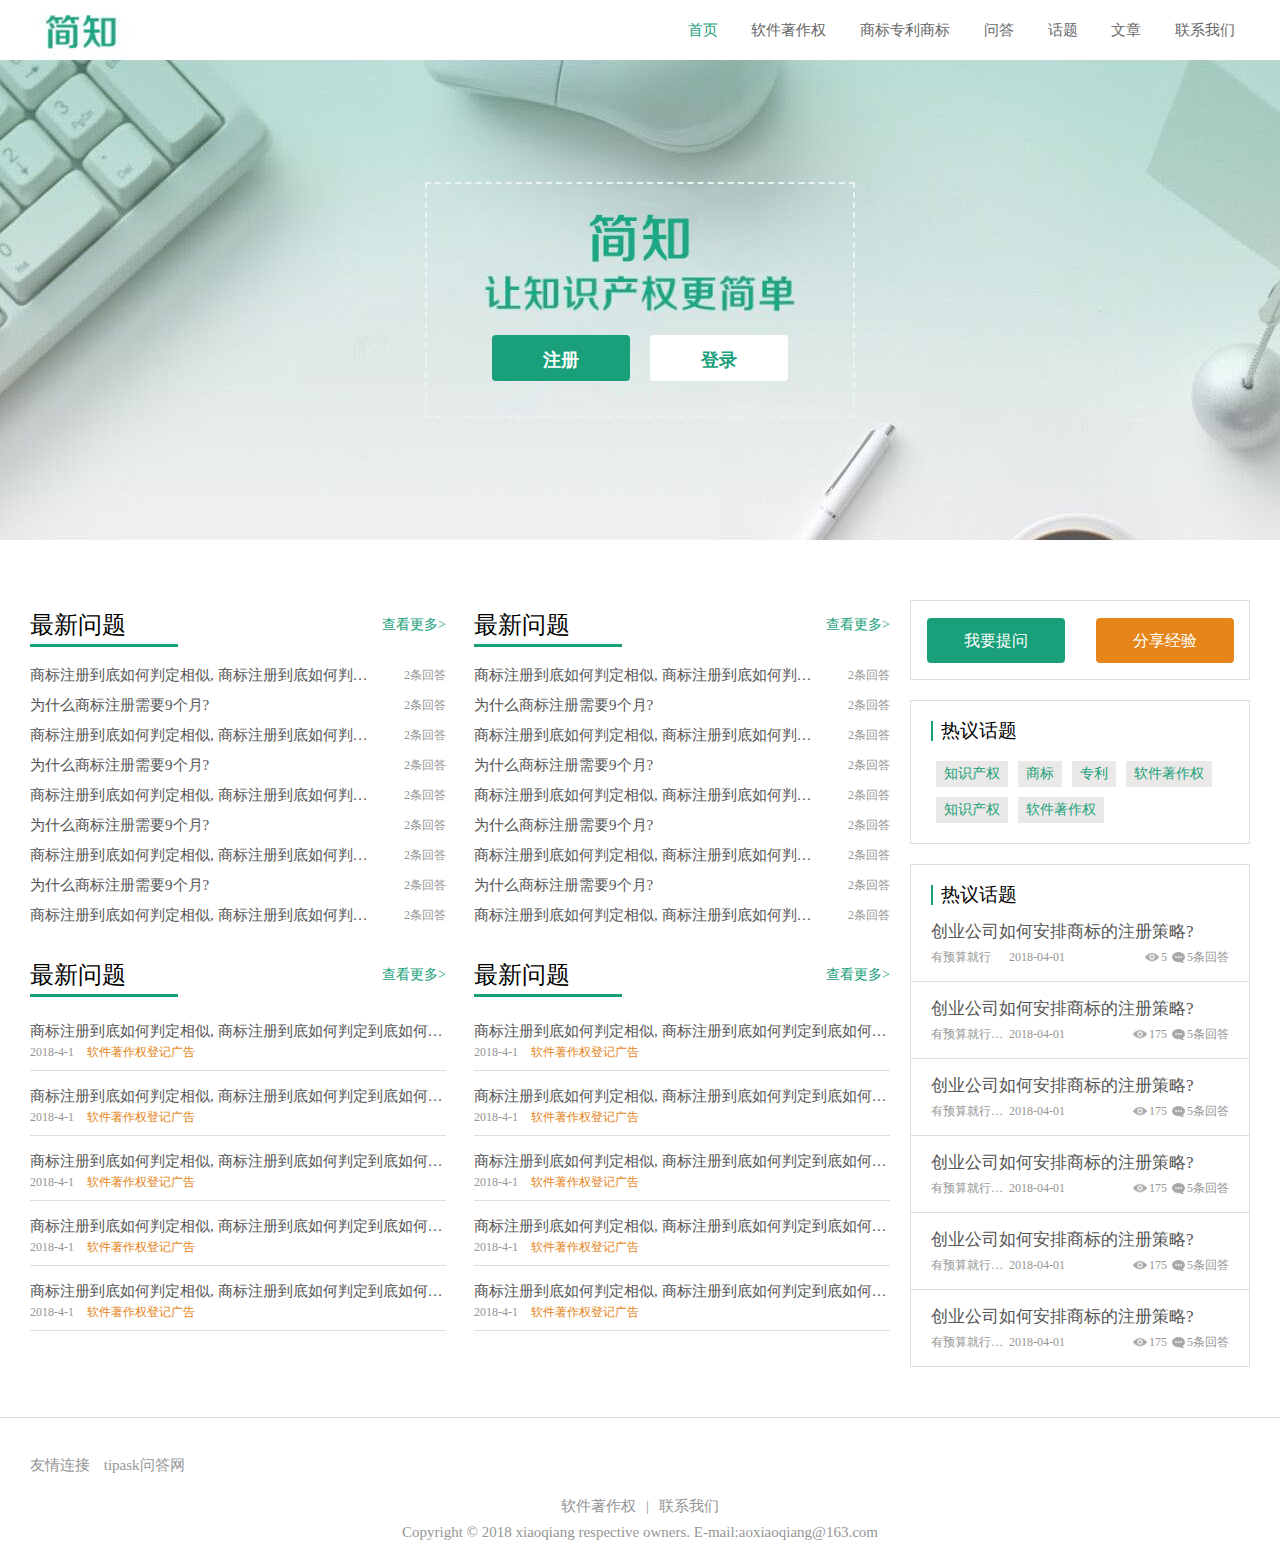
<file: jianzhi/index.html>
<!DOCTYPE html>
<html lang="en">

<head>
  <meta charset="UTF-8">
  <meta name="viewport" content="width=device-width, initial-scale=1.0">
  <meta http-equiv="X-UA-Compatible" content="ie=edge">
  <title>首页</title>
  <link rel="stylesheet" href="./css/reset.css">
  <link rel="stylesheet" href="./css/style.css">
</head>

<body>
  <div class="wrapper home">
    <div class="nav">
      <div class="container">
        <div class="logo">
          <img src="./image/logo.png" alt="简知" />
        </div>
        <ul class="right-nav">
          <li class="nav-item active"><a href="index.html">首页</a></li>
          <li class="nav-item"><a href="#">软件著作权</a></li>
          <li class="nav-item"><a href="#">商标专利商标</a></li>
          <li class="nav-item"><a href="faq.html">问答</a></li>
          <li class="nav-item"><a href="#">话题</a></li>
          <li class="nav-item"><a href="#">文章</a></li>
          <li class="nav-item"><a href="#">联系我们</a></li>
        </ul>
      </div>
    </div>
    <div class="banner-box">
      <div class="container">
        <div class="login-box">
          <img class="img-text1" src="./image/login-font1.png" alt="简知" />
          <img class="img-text2" src="./image/login-font2.png" alt="让知识产权更简单" />
          <div class="btn-box">
            <a class="login" href="#reg">注册</a>
            <a class="reg" href="#login">登录</a>
          </div>
        </div>
      </div>
    </div>
    <div class="content-box">
      <div class="container">
        <div class="main-box">
          <div class="group-one">
             <div class="new-list">
              <h3 class="title-text">
                最新问题<a class="text-more" href="#more">查看更多&gt;</a>
              </h3>
              <ul class="news">
                <li>
                  <a class="link-text" href="#">商标注册到底如何判定相似, 商标注册到底如何判定到底如何判定</a>
                  <span class="right-tip">2条回答</span>
                </li>
                <li>
                  <a class="link-text" href="#">为什么商标注册需要9个月?</a>
                  <span class="right-tip">2条回答</span>
                </li>
                <li>
                  <a class="link-text" href="#">商标注册到底如何判定相似, 商标注册到底如何判定到底如何判定</a>
                  <span class="right-tip">2条回答</span>
                </li>
                <li>
                  <a class="link-text" href="#">为什么商标注册需要9个月?</a>
                  <span class="right-tip">2条回答</span>
                </li>
                <li>
                  <a class="link-text" href="#">商标注册到底如何判定相似, 商标注册到底如何判定到底如何判定</a>
                  <span class="right-tip">2条回答</span>
                </li>
                <li>
                  <a class="link-text" href="#">为什么商标注册需要9个月?</a>
                  <span class="right-tip">2条回答</span>
                </li>
                <li>
                  <a class="link-text" href="#">商标注册到底如何判定相似, 商标注册到底如何判定到底如何判定</a>
                  <span class="right-tip">2条回答</span>
                </li>
                <li>
                  <a class="link-text" href="#">为什么商标注册需要9个月?</a>
                  <span class="right-tip">2条回答</span>
                </li>
                <li>
                  <a class="link-text" href="#">商标注册到底如何判定相似, 商标注册到底如何判定到底如何判定</a>
                  <span class="right-tip">2条回答</span>
                </li>
              </ul>
            </div>

            <div class="new-list">
              <h3 class="title-text">
                最新问题<a class="text-more" href="#more">查看更多&gt;</a>
              </h3>
              <ul class="news">
                <li>
                  <a class="link-text" href="#">商标注册到底如何判定相似, 商标注册到底如何判定到底如何判定</a>
                  <span class="right-tip">2条回答</span>
                </li>
                <li>
                  <a class="link-text" href="#">为什么商标注册需要9个月?</a>
                  <span class="right-tip">2条回答</span>
                </li>
                <li>
                  <a class="link-text" href="#">商标注册到底如何判定相似, 商标注册到底如何判定到底如何判定</a>
                  <span class="right-tip">2条回答</span>
                </li>
                <li>
                  <a class="link-text" href="#">为什么商标注册需要9个月?</a>
                  <span class="right-tip">2条回答</span>
                </li>
                <li>
                  <a class="link-text" href="#">商标注册到底如何判定相似, 商标注册到底如何判定到底如何判定</a>
                  <span class="right-tip">2条回答</span>
                </li>
                <li>
                  <a class="link-text" href="#">为什么商标注册需要9个月?</a>
                  <span class="right-tip">2条回答</span>
                </li>
                <li>
                  <a class="link-text" href="#">商标注册到底如何判定相似, 商标注册到底如何判定到底如何判定</a>
                  <span class="right-tip">2条回答</span>
                </li>
                <li>
                  <a class="link-text" href="#">为什么商标注册需要9个月?</a>
                  <span class="right-tip">2条回答</span>
                </li>
                <li>
                  <a class="link-text" href="#">商标注册到底如何判定相似, 商标注册到底如何判定到底如何判定</a>
                  <span class="right-tip">2条回答</span>
                </li>
              </ul>
            </div>
          </div>

          <div class="group-two">
            <div class="new-list">
              <h3 class="title-text">
                最新问题<a class="text-more" href="#more">查看更多&gt;</a>
              </h3>
              <ul class="news">
                <li>
                  <a class="link-text" href="#">商标注册到底如何判定相似, 商标注册到底如何判定到底如何判定</a>
                  <div class="link-footer">
                    <span class="text-data">2018-4-1</span>
                    <span class="text-tip">软件著作权登记广告</span>
                  </div>
                </li>
                <li>
                  <a class="link-text" href="#">商标注册到底如何判定相似, 商标注册到底如何判定到底如何判定</a>
                  <div class="link-footer">
                    <span class="text-data">2018-4-1</span>
                    <span class="text-tip">软件著作权登记广告</span>
                  </div>
                </li>
                <li>
                  <a class="link-text" href="#">商标注册到底如何判定相似, 商标注册到底如何判定到底如何判定</a>
                  <div class="link-footer">
                    <span class="text-data">2018-4-1</span>
                    <span class="text-tip">软件著作权登记广告</span>
                  </div>
                </li>
                <li>
                  <a class="link-text" href="#">商标注册到底如何判定相似, 商标注册到底如何判定到底如何判定</a>
                  <div class="link-footer">
                    <span class="text-data">2018-4-1</span>
                    <span class="text-tip">软件著作权登记广告</span>
                  </div>
                </li>
                <li>
                  <a class="link-text" href="#">商标注册到底如何判定相似, 商标注册到底如何判定到底如何判定</a>
                  <div class="link-footer">
                    <span class="text-data">2018-4-1</span>
                    <span class="text-tip">软件著作权登记广告</span>
                  </div>
                </li>
              </ul>
            </div>

            <div class="new-list">
              <h3 class="title-text">
                最新问题<a class="text-more" href="#more">查看更多&gt;</a>
              </h3>
              <ul class="news">
                <li>
                  <a class="link-text" href="#">商标注册到底如何判定相似, 商标注册到底如何判定到底如何判定</a>
                  <div class="link-footer">
                    <span class="text-data">2018-4-1</span>
                    <span class="text-tip">软件著作权登记广告</span>
                  </div>
                </li>
                <li>
                  <a class="link-text" href="#">商标注册到底如何判定相似, 商标注册到底如何判定到底如何判定</a>
                  <div class="link-footer">
                    <span class="text-data">2018-4-1</span>
                    <span class="text-tip">软件著作权登记广告</span>
                  </div>
                </li>
                <li>
                  <a class="link-text" href="#">商标注册到底如何判定相似, 商标注册到底如何判定到底如何判定</a>
                  <div class="link-footer">
                    <span class="text-data">2018-4-1</span>
                    <span class="text-tip">软件著作权登记广告</span>
                  </div>
                </li>
                <li>
                  <a class="link-text" href="#">商标注册到底如何判定相似, 商标注册到底如何判定到底如何判定</a>
                  <div class="link-footer">
                    <span class="text-data">2018-4-1</span>
                    <span class="text-tip">软件著作权登记广告</span>
                  </div>
                </li>
                <li>
                  <a class="link-text" href="#">商标注册到底如何判定相似, 商标注册到底如何判定到底如何判定</a>
                  <div class="link-footer">
                    <span class="text-data">2018-4-1</span>
                    <span class="text-tip">软件著作权登记广告</span>
                  </div>
                </li>
              </ul>
            </div>
          </div>
        </div>
        <div class="slide-box">
          <div class="btn-boxes">
            <a class="btn-link question" href="#question">我要提问</a>
            <a class="btn-link share" href="#share">分享经验</a>
          </div>

          <div class="group-box">
            <h3 class="slide-title">热议话题</h3>
            <div class="contents">
              <div class="tips">
                <a href="#" class="link-tip">知识产权</a>
                <a href="#" class="link-tip">商标</a>
                <a href="#" class="link-tip">专利</a>
                <a href="#" class="link-tip">软件著作权</a>
                <a href="#" class="link-tip">知识产权</a>
                <a href="#" class="link-tip">软件著作权</a>
              </div>
            </div>
          </div>

          <div class="group-box">
            <h3 class="slide-title">热议话题</h3>
            <div class="contents">
              <ul class="hot-topic">
                <li>
                  <a class="message" href="#">创业公司如何安排商标的注册策略?</a>
                  <div class="tip-line">
                    <div class="awster">
                      <span class="nick-name">有预算就行</span>
                      <span class="text-data">2018-04-01</span>
                    </div>
                    <div class="view">
                      <span class="view-count">5</span>
                      <span class="awster-count">5条回答</span>
                    </div>
                  </div>
                </li>

                <li>
                  <a class="message" href="#">创业公司如何安排商标的注册策略?</a>
                  <div class="tip-line">
                    <div class="awster">
                      <span class="nick-name">有预算就行有预算就行</span>
                      <span class="text-data">2018-04-01</span>
                    </div>
                    <div class="view">
                      <span class="view-count">175</span>
                      <span class="awster-count">5条回答</span>
                    </div>
                  </div>
                </li>
                <li>
                  <a class="message" href="#">创业公司如何安排商标的注册策略?</a>
                  <div class="tip-line">
                    <div class="awster">
                      <span class="nick-name">有预算就行有预算就行</span>
                      <span class="text-data">2018-04-01</span>
                    </div>
                    <div class="view">
                      <span class="view-count">175</span>
                      <span class="awster-count">5条回答</span>
                    </div>
                  </div>
                </li>
                <li>
                  <a class="message" href="#">创业公司如何安排商标的注册策略?</a>
                  <div class="tip-line">
                    <div class="awster">
                      <span class="nick-name">有预算就行有预算就行</span>
                      <span class="text-data">2018-04-01</span>
                    </div>
                    <div class="view">
                      <span class="view-count">175</span>
                      <span class="awster-count">5条回答</span>
                    </div>
                  </div>
                </li>
                <li>
                  <a class="message" href="#">创业公司如何安排商标的注册策略?</a>
                  <div class="tip-line">
                    <div class="awster">
                      <span class="nick-name">有预算就行有预算就行</span>
                      <span class="text-data">2018-04-01</span>
                    </div>
                    <div class="view">
                      <span class="view-count">175</span>
                      <span class="awster-count">5条回答</span>
                    </div>
                  </div>
                </li>
                <li>
                  <a class="message" href="#">创业公司如何安排商标的注册策略?</a>
                  <div class="tip-line">
                    <div class="awster">
                      <span class="nick-name">有预算就行有预算就行</span>
                      <span class="text-data">2018-04-01</span>
                    </div>
                    <div class="view">
                      <span class="view-count">175</span>
                      <span class="awster-count">5条回答</span>
                    </div>
                  </div>
                </li>
              </ul>
            </div>
          </div>

        </div>
      </div>
    </div>

    <div class="footer">
      <!-- 友情连接 -->
      <div class="friend-link">
        <div class="container">
          友情连接 <a href="##">tipask问答网</a>
        </div>
      </div>

      <div class="container">
        <p><a href="##">软件著作权</a>|<a href="#">联系我们</a></p>
        <p>Copyright © 2018 xiaoqiang respective owners. E-mail:aoxiaoqiang@163.com </p>
      </div>
    </div>
  </div>
</body>

</html>
</file>
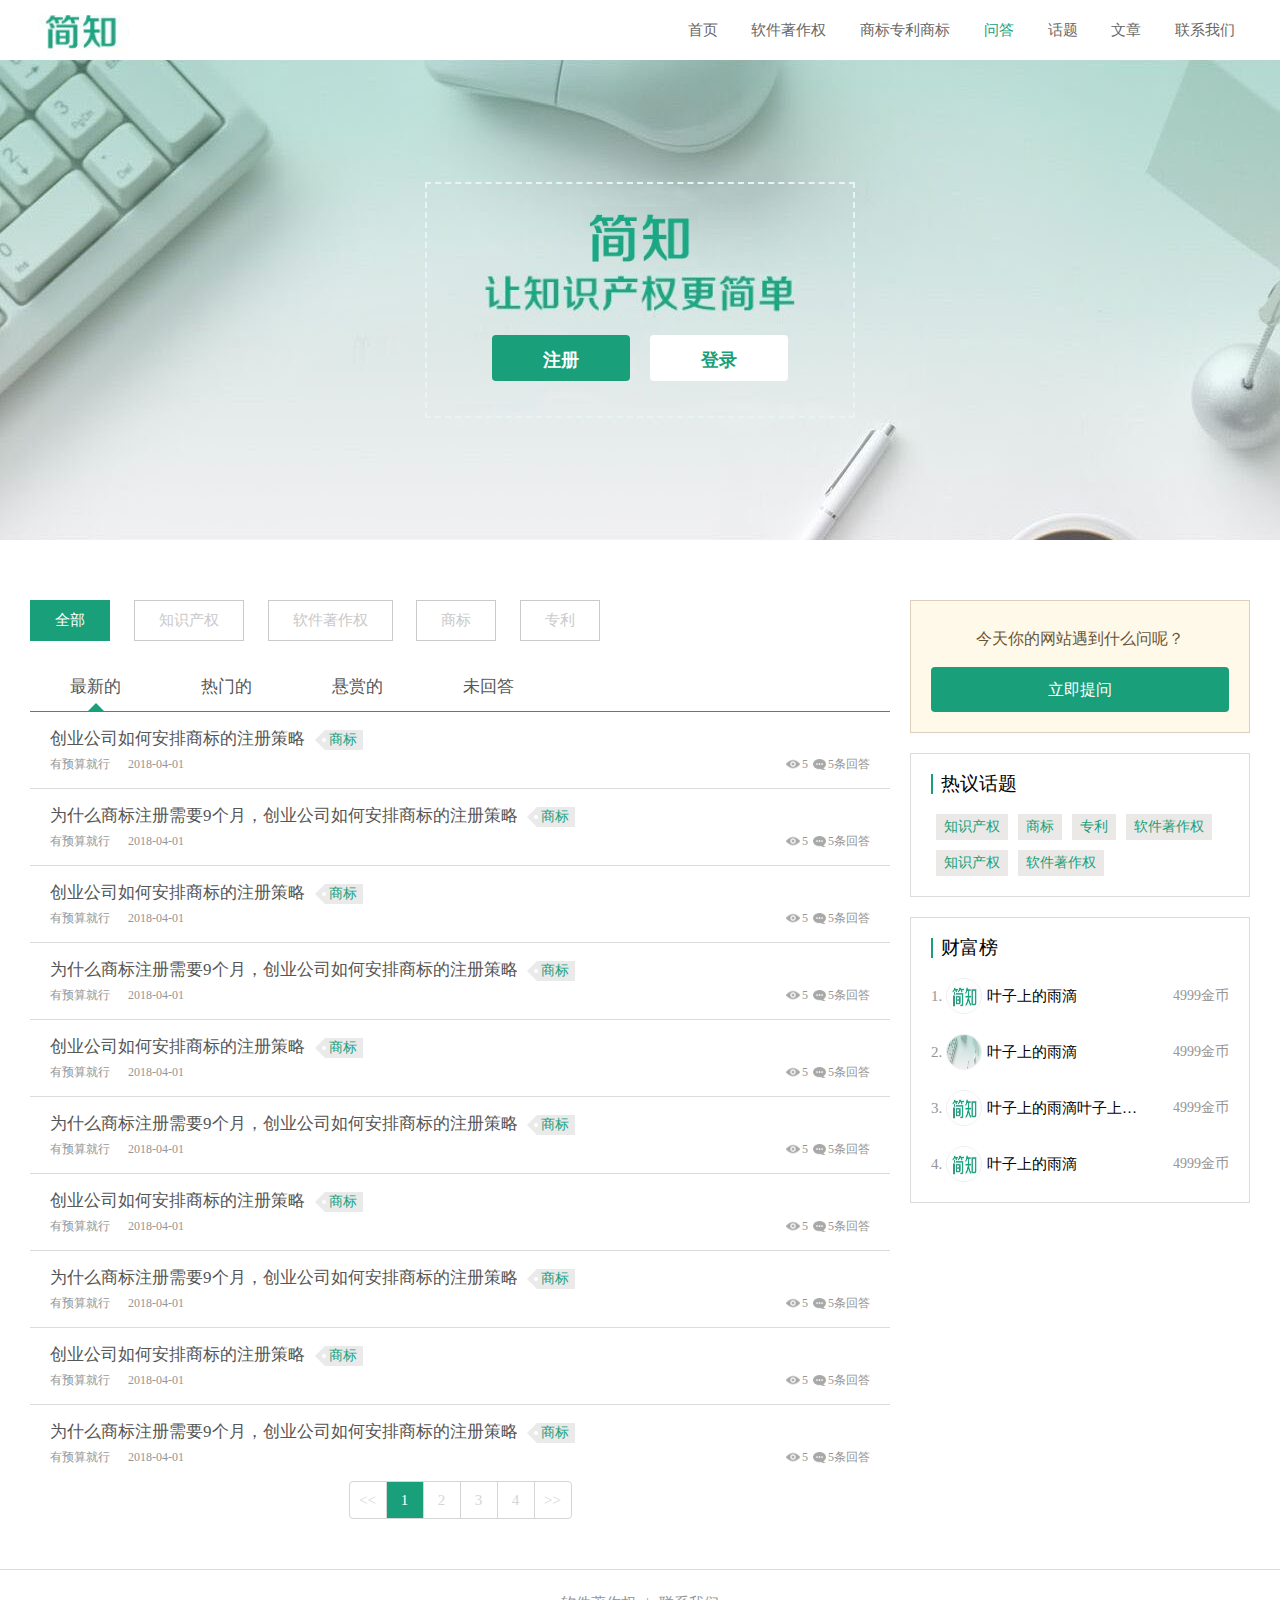
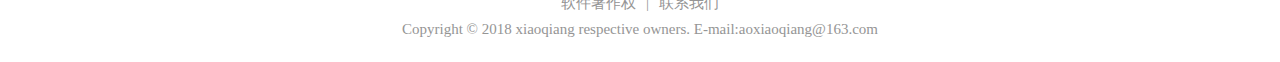
<file: jianzhi/faq.html>
<!DOCTYPE html>
<html lang="en">

<head>
  <meta charset="UTF-8">
  <meta name="viewport" content="width=device-width, initial-scale=1.0">
  <meta http-equiv="X-UA-Compatible" content="ie=edge">
  <title>问答</title>
  <link rel="stylesheet" href="./css/reset.css">
  <link rel="stylesheet" href="./css/style.css">
</head>

<body>
  <div class="wrapper faq">
    <div class="nav">
      <div class="container">
        <div class="logo">
          <img src="./image/logo.png" alt="简知" />
        </div>
        <ul class="right-nav">
          <li class="nav-item"><a href="index.html">首页</a></li>
          <li class="nav-item"><a href="#">软件著作权</a></li>
          <li class="nav-item"><a href="#">商标专利商标</a></li>
          <li class="nav-item active"><a href="faq.html">问答</a></li>
          <li class="nav-item"><a href="#">话题</a></li>
          <li class="nav-item"><a href="#">文章</a></li>
          <li class="nav-item"><a href="#">联系我们</a></li>
        </ul>
      </div>
    </div>
    <div class="banner-box">
      <div class="container">
        <div class="login-box">
          <img class="img-text1" src="./image/login-font1.png" alt="简知" />
          <img class="img-text2" src="./image/login-font2.png" alt="让知识产权更简单" />
          <div class="btn-box">
            <a class="login" href="#reg">注册</a>
            <a class="reg" href="#login">登录</a>
          </div>
        </div>
      </div>
    </div>
    <div class="content-box">
      <div class="container">
        <!-- 主内容列表 -->
        <div class="main-box">
          <!-- 分类 -->
          <div class="group-boxes">
            <a class="group-item active" href="#">全部</a>
            <a class="group-item" href="#">知识产权</a>
            <a class="group-item" href="#">软件著作权</a>
            <a class="group-item" href="#">商标</a>
            <a class="group-item" href="#">专利</a>
          </div>
          <!-- 过滤条件 -->
          <div class="filter-boxes">
            <a class="filter-item active" href="#">最新的</a>
            <a class="filter-item" href="#">热门的</a>
            <a class="filter-item" href="#">悬赏的</a>
            <a class="filter-item" href="#">未回答</a>
          </div>
          <!-- 列表 -->
          <div class="main-list-container">
            <ul class="lists">
              <li>
                <a class="message" href="#">创业公司如何安排商标的注册策略?<span class="tag">商标</span></a>
                <div class="tip-line">
                  <div class="awster">
                    <span class="nick-name">有预算就行</span>
                    <span class="text-data">2018-04-01</span>
                  </div>
                  <div class="view">
                    <span class="view-count">5</span>
                    <span class="awster-count">5条回答</span>
                  </div>
                </div>
              </li>
              <li>
                <a class="message" href="#">为什么商标注册需要9个月，创业公司如何安排商标的注册策略?<span class="tag">商标</span></a>
                <div class="tip-line">
                  <div class="awster">
                    <span class="nick-name">有预算就行</span>
                    <span class="text-data">2018-04-01</span>
                  </div>
                  <div class="view">
                    <span class="view-count">5</span>
                    <span class="awster-count">5条回答</span>
                  </div>
                </div>
              </li>
              <li>
                <a class="message" href="#">创业公司如何安排商标的注册策略?<span class="tag">商标</span></a>
                <div class="tip-line">
                  <div class="awster">
                    <span class="nick-name">有预算就行</span>
                    <span class="text-data">2018-04-01</span>
                  </div>
                  <div class="view">
                    <span class="view-count">5</span>
                    <span class="awster-count">5条回答</span>
                  </div>
                </div>
              </li>
              <li>
                <a class="message" href="#">为什么商标注册需要9个月，创业公司如何安排商标的注册策略?<span class="tag">商标</span></a>
                <div class="tip-line">
                  <div class="awster">
                    <span class="nick-name">有预算就行</span>
                    <span class="text-data">2018-04-01</span>
                  </div>
                  <div class="view">
                    <span class="view-count">5</span>
                    <span class="awster-count">5条回答</span>
                  </div>
                </div>
              </li>
              <li>
                <a class="message" href="#">创业公司如何安排商标的注册策略?<span class="tag">商标</span></a>
                <div class="tip-line">
                  <div class="awster">
                    <span class="nick-name">有预算就行</span>
                    <span class="text-data">2018-04-01</span>
                  </div>
                  <div class="view">
                    <span class="view-count">5</span>
                    <span class="awster-count">5条回答</span>
                  </div>
                </div>
              </li>
              <li>
                <a class="message" href="#">为什么商标注册需要9个月，创业公司如何安排商标的注册策略?<span class="tag">商标</span></a>
                <div class="tip-line">
                  <div class="awster">
                    <span class="nick-name">有预算就行</span>
                    <span class="text-data">2018-04-01</span>
                  </div>
                  <div class="view">
                    <span class="view-count">5</span>
                    <span class="awster-count">5条回答</span>
                  </div>
                </div>
              </li>
              <li>
                <a class="message" href="#">创业公司如何安排商标的注册策略?<span class="tag">商标</span></a>
                <div class="tip-line">
                  <div class="awster">
                    <span class="nick-name">有预算就行</span>
                    <span class="text-data">2018-04-01</span>
                  </div>
                  <div class="view">
                    <span class="view-count">5</span>
                    <span class="awster-count">5条回答</span>
                  </div>
                </div>
              </li>
              <li>
                <a class="message" href="#">为什么商标注册需要9个月，创业公司如何安排商标的注册策略?<span class="tag">商标</span></a>
                <div class="tip-line">
                  <div class="awster">
                    <span class="nick-name">有预算就行</span>
                    <span class="text-data">2018-04-01</span>
                  </div>
                  <div class="view">
                    <span class="view-count">5</span>
                    <span class="awster-count">5条回答</span>
                  </div>
                </div>
              </li>
              <li>
                <a class="message" href="#">创业公司如何安排商标的注册策略?<span class="tag">商标</span></a>
                <div class="tip-line">
                  <div class="awster">
                    <span class="nick-name">有预算就行</span>
                    <span class="text-data">2018-04-01</span>
                  </div>
                  <div class="view">
                    <span class="view-count">5</span>
                    <span class="awster-count">5条回答</span>
                  </div>
                </div>
              </li>
              <li>
                <a class="message" href="#">为什么商标注册需要9个月，创业公司如何安排商标的注册策略?<span class="tag">商标</span></a>
                <div class="tip-line">
                  <div class="awster">
                    <span class="nick-name">有预算就行</span>
                    <span class="text-data">2018-04-01</span>
                  </div>
                  <div class="view">
                    <span class="view-count">5</span>
                    <span class="awster-count">5条回答</span>
                  </div>
                </div>
              </li>
            </ul>
            <!-- 页码 -->
            <div class="page-number-box">
              <div class="page-number">
                <a class="pre" href="#">&lt;&lt;</a>
                <a class="active" href="#">1</a>
                <a href="#">2</a>
                <a href="#">3</a>
                <a href="#">4</a>
                <a class="next" href="#">&gt;&gt;</a>
              </div>
            </div>
          </div>

        </div>

        <!-- 右侧边栏 -->
        <div class="slide-box">
          <div class="question-boxes">
            <p>今天你的网站遇到什么问呢？</p>
            <a class="btn-question" href="#createQuestion">立即提问</a>
          </div>

          <div class="group-box">
            <h3 class="slide-title">热议话题</h3>
            <div class="contents">
              <div class="tips">
                <a href="#" class="link-tip">知识产权</a>
                <a href="#" class="link-tip">商标</a>
                <a href="#" class="link-tip">专利</a>
                <a href="#" class="link-tip">软件著作权</a>
                <a href="#" class="link-tip">知识产权</a>
                <a href="#" class="link-tip">软件著作权</a>
              </div>
            </div>
          </div>

          <div class="group-box">
            <h3 class="slide-title">财富榜</h3>
            <div class="contents">
              <ul class="wealth-list">
                <li>
                  <i class="num">1.</i>
                  <div class="info">
                    <div class="avatar"><img src="./image/logo.png" alt=""></div>
                    <span class="nick-name">叶子上的雨滴</span>
                  </div>
                  <span class="conins">4999金币</span>
                </li>
                <li>
                  <i class="num">2.</i>
                  <div class="info">
                    <div class="avatar"><img src="./image/bannerBg.jpg" alt=""></div>
                    <span class="nick-name">叶子上的雨滴</span>
                  </div>
                  <span class="conins">4999金币</span>
                </li>
                <li>
                  <i class="num">3.</i>
                  <div class="info">
                    <div class="avatar"><img src="./image/logo.png" alt=""></div>
                    <span class="nick-name">叶子上的雨滴叶子上的雨滴叶子上的雨滴</span>
                  </div>
                  <span class="conins">4999金币</span>
                </li>
                <li>
                  <i class="num">4.</i>
                  <div class="info">
                    <div class="avatar"><img src="./image/logo.png" alt=""></div>
                    <span class="nick-name">叶子上的雨滴</span>
                  </div>
                  <span class="conins">4999金币</span>
                </li>
              </ul>
            </div>
          </div>

        </div>
      </div>
    </div>


    <!-- 版权信息 -->
    <div class="footer">
      <div class="container">
        <p><a href="##">软件著作权</a>|<a href="#">联系我们</a></p>
        <p>Copyright © 2018 xiaoqiang respective owners. E-mail:aoxiaoqiang@163.com </p>
      </div>
    </div>
  </div>
</body>

</html>
</file>
<file: jianzhi/css/style.css>
.wrapper {
  font-size: 15px;
}
.wrapper .container {
  width: 1220px;
  margin: 0 auto;
}
.wrapper .nav {
  height: 60px;
}
.wrapper .nav .container {
  display: -webkit-box;
  display: -ms-flexbox;
  display: flex;
  -webkit-box-pack: justify;
  -ms-flex-pack: justify;
  justify-content: space-between;
}
.wrapper .nav .container .logo {
  width: 80px;
  height: 60px;
  background: #f00;
}
.wrapper .nav .container .logo img {
  display: block;
  height: 100%;
  width: auto;
}
.wrapper .nav .container .right-nav {
  height: 60px;
  line-height: 60px;
}
.wrapper .nav .container .right-nav .nav-item {
  display: inline-block;
  height: 100%;
}
.wrapper .nav .container .right-nav .nav-item.active a {
  color: #199f7a;
}
.wrapper .nav .container .right-nav .nav-item a {
  display: block;
  height: 100%;
  padding: 0 15px;
  color: #686868;
}
.wrapper .nav .container .right-nav .nav-item a:hover {
  color: #199f7a;
}
.wrapper .content-box .container {
  margin-top: 60px;
  display: -webkit-box;
  display: -ms-flexbox;
  display: flex;
  -webkit-box-pack: justify;
  -ms-flex-pack: justify;
  justify-content: space-between;
}
.wrapper .content-box .container .main-box {
  width: 860px;
}
.wrapper .content-box .container .slide-box {
  width: 340px;
}
.wrapper .footer {
  border-top: 1px solid #dadada;
  margin-top: 50px;
  padding: 20px 0;
  color: #959595;
}
.wrapper .footer p {
  line-height: 26px;
  text-align: center;
}
.wrapper .footer a {
  padding: 0 10px;
  color: #959595;
}
.wrapper .footer .friend-link {
  padding: 20px;
  color: #959595;
}
.wrapper .footer .friend-link a {
  color: #959595;
}
.wrapper .banner-box {
  height: 480px;
  background: url('../image/bannerBg.jpg') no-repeat center top;
}
.wrapper .banner-box .container {
  height: 100%;
  display: -webkit-box;
  display: -ms-flexbox;
  display: flex;
  -webkit-box-pack: center;
  -ms-flex-pack: center;
  justify-content: center;
  -webkit-box-align: center;
  -ms-flex-align: center;
  align-items: center;
}
.wrapper .banner-box .container .login-box {
  border: 2px dashed #e7f4f2;
  width: 430px;
  height: 236px;
  display: -webkit-box;
  display: -ms-flexbox;
  display: flex;
  -webkit-box-orient: vertical;
  -webkit-box-direction: normal;
  -ms-flex-direction: column;
  flex-direction: column;
  -ms-flex-pack: distribute;
  justify-content: space-around;
  -webkit-box-align: center;
  -ms-flex-align: center;
  align-items: center;
  -webkit-box-sizing: border-box;
  box-sizing: border-box;
  padding: 20px 0;
}
.wrapper .banner-box .container .login-box .img-text1 {
  display: block;
  height: 60px;
  width: -webkit-max-content;
  width: -moz-max-content;
  width: max-content;
}
.wrapper .banner-box .container .login-box .img-text2 {
  display: block;
  height: 44px;
  width: -webkit-max-content;
  width: -moz-max-content;
  width: max-content;
}
.wrapper .banner-box .container .login-box .btn-box {
  height: 70px;
  display: -webkit-box;
  display: -ms-flexbox;
  display: flex;
  -webkit-box-pack: center;
  -ms-flex-pack: center;
  justify-content: center;
  -webkit-box-align: center;
  -ms-flex-align: center;
  align-items: center;
}
.wrapper .banner-box .container .login-box .btn-box a {
  display: inline-block;
  width: 138px;
  height: 46px;
  border-radius: 4px;
  line-height: 50px;
  text-align: center;
  font-weight: 700;
  font-size: 18px;
  margin: 0 10px;
}
.wrapper .banner-box .container .login-box .btn-box a.login {
  background: #199f7a;
  color: #fff;
}
.wrapper .banner-box .container .login-box .btn-box a.reg {
  background: #fff;
  color: #199f7a;
}
.wrapper .group-one {
  margin-bottom: 20px;
  display: -webkit-box;
  display: -ms-flexbox;
  display: flex;
  -webkit-box-pack: justify;
  -ms-flex-pack: justify;
  justify-content: space-between;
  -webkit-box-align: start;
  -ms-flex-align: start;
  align-items: flex-start;
}
.wrapper .group-one .new-list {
  width: 416px;
  min-height: 285px;
}
.wrapper .group-one .new-list .title-text {
  margin-bottom: 10px;
  position: relative;
  display: -webkit-box;
  display: -ms-flexbox;
  display: flex;
  -webkit-box-pack: justify;
  -ms-flex-pack: justify;
  justify-content: space-between;
  -webkit-box-align: center;
  -ms-flex-align: center;
  align-items: center;
  height: 50px;
  font-size: 24px;
}
.wrapper .group-one .new-list .title-text::before {
  position: absolute;
  left: 0;
  bottom: 3px;
  content: '';
  display: block;
  height: 3px;
  background: #199f7a;
  width: 148px;
}
.wrapper .group-one .new-list .title-text .text-more {
  font-size: 14px;
  color: #199f7a;
}
.wrapper .group-one .new-list .title-text .text-more:hover {
  text-decoration: underline;
}
.wrapper .group-one .new-list .news > li {
  height: 30px;
  width: 100%;
  display: -webkit-box;
  display: -ms-flexbox;
  display: flex;
  -webkit-box-pack: justify;
  -ms-flex-pack: justify;
  justify-content: space-between;
  -webkit-box-align: center;
  -ms-flex-align: center;
  align-items: center;
}
.wrapper .group-one .new-list .news > li .link-text {
  display: block;
  height: 30px;
  line-height: 30px;
  width: 340px;
  overflow: hidden;
  text-overflow: ellipsis;
  color: #565656;
  white-space: nowrap;
}
.wrapper .group-one .new-list .news > li .link-text:hover {
  text-decoration: underline;
}
.wrapper .group-one .new-list .news > li .right-tip {
  color: #959595;
  font-size: 12px;
}
.wrapper .group-two {
  display: -webkit-box;
  display: -ms-flexbox;
  display: flex;
  -webkit-box-pack: justify;
  -ms-flex-pack: justify;
  justify-content: space-between;
  -webkit-box-align: start;
  -ms-flex-align: start;
  align-items: flex-start;
}
.wrapper .group-two .new-list {
  width: 416px;
  min-height: 285px;
}
.wrapper .group-two .new-list .title-text {
  margin-bottom: 6px;
  position: relative;
  display: -webkit-box;
  display: -ms-flexbox;
  display: flex;
  -webkit-box-pack: justify;
  -ms-flex-pack: justify;
  justify-content: space-between;
  -webkit-box-align: center;
  -ms-flex-align: center;
  align-items: center;
  height: 50px;
  font-size: 24px;
}
.wrapper .group-two .new-list .title-text::before {
  position: absolute;
  left: 0;
  bottom: 3px;
  content: '';
  display: block;
  height: 3px;
  background: #199f7a;
  width: 148px;
}
.wrapper .group-two .new-list .title-text .text-more {
  font-size: 14px;
  color: #199f7a;
}
.wrapper .group-two .new-list .title-text .text-more:hover {
  text-decoration: underline;
}
.wrapper .group-two .new-list .news > li {
  padding: 10px 0;
  height: 44px;
  width: 100%;
  border-bottom: 1px solid #dedede;
}
.wrapper .group-two .new-list .news > li .link-text {
  display: block;
  height: 30px;
  line-height: 30px;
  width: 100%;
  overflow: hidden;
  text-overflow: ellipsis;
  color: #565656;
  white-space: nowrap;
}
.wrapper .group-two .new-list .news > li .link-text:hover {
  text-decoration: underline;
}
.wrapper .group-two .new-list .news > li .link-footer {
  font-size: 12px;
}
.wrapper .group-two .new-list .news > li .link-footer .text-data {
  padding-right: 10px;
  color: #959595;
}
.wrapper .group-two .new-list .news > li .link-footer .text-tip {
  color: #e5851a;
}
.wrapper .slide-box .btn-boxes {
  border: 1px solid #dcdcdc;
  height: 78px;
  display: -webkit-box;
  display: -ms-flexbox;
  display: flex;
  -ms-flex-pack: distribute;
  justify-content: space-around;
  -webkit-box-align: center;
  -ms-flex-align: center;
  align-items: center;
}
.wrapper .slide-box .btn-boxes .btn-link {
  height: 45px;
  width: 138px;
  display: block;
  line-height: 45px;
  text-align: center;
  color: #fff;
  font-size: 16px;
  border-radius: 4px;
}
.wrapper .slide-box .btn-boxes .btn-link.question {
  background: #199f7a;
}
.wrapper .slide-box .btn-boxes .btn-link.share {
  background: #e5851a;
}
.wrapper .slide-box .group-box {
  margin-top: 20px;
  border: 1px solid #dcdcdc;
}
.wrapper .slide-box .group-box .slide-title {
  padding: 20px 20px 0 30px;
  height: 20px;
  font-size: 19px;
  line-height: 20px;
  position: relative;
}
.wrapper .slide-box .group-box .slide-title::after {
  content: '';
  display: block;
  height: 20px;
  width: 2px;
  background: #199f7a;
  position: absolute;
  left: 20px;
  top: 20px;
}
.wrapper .slide-box .group-box .contents .tips {
  padding: 15px 20px;
  display: -webkit-box;
  display: -ms-flexbox;
  display: flex;
  -ms-flex-wrap: wrap;
  flex-wrap: wrap;
}
.wrapper .slide-box .group-box .contents .tips .link-tip {
  margin: 5px;
  display: inline-block;
  font-size: 14px;
  padding: 6px 8px;
  background: #ebe9e7;
  color: #199f7a;
  -webkit-transition: all 0.4s;
  transition: all 0.4s;
}
.wrapper .slide-box .group-box .contents .tips .link-tip:hover {
  background: #199f7a;
  color: #fff;
}
.wrapper .slide-box .group-box .contents .hot-topic > li {
  padding: 18px 20px;
  border-bottom: 1px solid #dcdcdc;
}
.wrapper .slide-box .group-box .contents .hot-topic > li:last-child {
  border-bottom: none;
}
.wrapper .slide-box .group-box .contents .hot-topic > li .message {
  font-size: 17px;
  color: #565656;
  display: block;
  height: 18px;
}
.wrapper .slide-box .group-box .contents .hot-topic > li .tip-line {
  padding-top: 10px;
  width: 100%;
  display: -webkit-box;
  display: -ms-flexbox;
  display: flex;
  -webkit-box-pack: justify;
  -ms-flex-pack: justify;
  justify-content: space-between;
  -webkit-box-align: center;
  -ms-flex-align: center;
  align-items: center;
  height: 12px;
  font-size: 12px;
  overflow: hidden;
  color: #959595;
}
.wrapper .slide-box .group-box .contents .hot-topic > li .tip-line .awster,
.wrapper .slide-box .group-box .contents .hot-topic > li .tip-line .view {
  display: -webkit-box;
  display: -ms-flexbox;
  display: flex;
  -webkit-box-align: center;
  -ms-flex-align: center;
  align-items: center;
}
.wrapper .slide-box .group-box .contents .hot-topic > li .tip-line .awster span,
.wrapper .slide-box .group-box .contents .hot-topic > li .tip-line .view span {
  display: block;
}
.wrapper .slide-box .group-box .contents .hot-topic > li .tip-line .awster {
  width: 60%;
  -webkit-box-pack: start;
  -ms-flex-pack: start;
  justify-content: flex-start;
}
.wrapper .slide-box .group-box .contents .hot-topic > li .tip-line .awster .nick-name {
  width: 78px;
  overflow: hidden;
  text-overflow: ellipsis;
  white-space: nowrap;
}
.wrapper .slide-box .group-box .contents .hot-topic > li .tip-line .view {
  width: 40%;
  -webkit-box-pack: end;
  -ms-flex-pack: end;
  justify-content: flex-end;
}
.wrapper .slide-box .group-box .contents .hot-topic > li .tip-line .view .view-count {
  margin-right: 5px;
  padding-left: 16px;
  background: url('../image/tip-view.png') no-repeat left center;
  background-size: auto 14px;
}
.wrapper .slide-box .group-box .contents .hot-topic > li .tip-line .view .awster-count {
  padding-left: 15px;
  background: url('../image/tip-msg.png') no-repeat left center;
  background-size: auto 11px;
}
.wrapper.faq .group-boxes .group-item {
  display: inline-block;
  padding: 12px 24px;
  color: #CACACA;
  border: 1px solid #CACACA;
  -webkit-box-sizing: border-box;
  box-sizing: border-box;
  margin-right: 20px;
}
.wrapper.faq .group-boxes .group-item.active {
  color: #FFF;
  background: #199f7a;
  border: 1px solid #199f7a;
}
.wrapper.faq .filter-boxes {
  margin-top: 20px;
  display: block;
  height: 50px;
  border-bottom: 1px solid #199f7a;
  display: -webkit-box;
  display: -ms-flexbox;
  display: flex;
  -webkit-box-align: center;
  -ms-flex-align: center;
  align-items: center;
}
.wrapper.faq .filter-boxes .filter-item {
  padding: 0 40px;
  display: -webkit-box;
  display: -ms-flexbox;
  display: flex;
  -webkit-box-align: center;
  -ms-flex-align: center;
  align-items: center;
  height: 100%;
  -webkit-box-sizing: border-box;
  box-sizing: border-box;
  font-size: 17px;
  color: #565656;
}
.wrapper.faq .filter-boxes .filter-item.active {
  position: relative;
}
.wrapper.faq .filter-boxes .filter-item.active::after {
  position: absolute;
  left: 50%;
  bottom: 0;
  content: '';
  display: block;
  width: 0;
  height: 10px;
  border: 8px solid #199f7a;
  border-top-color: transparent;
  border-left-color: transparent;
  border-right-color: transparent;
  -webkit-transform: translateX(-50%);
  transform: translateX(-50%);
}
.wrapper.faq .main-list-container .lists > li {
  padding: 18px 20px;
  border-bottom: 1px solid #dcdcdc;
}
.wrapper.faq .main-list-container .lists > li:last-child {
  border-bottom: none;
}
.wrapper.faq .main-list-container .lists > li .message {
  font-size: 17px;
  color: #565656;
  display: block;
  height: 18px;
}
.wrapper.faq .main-list-container .lists > li .message .tag {
  margin-left: 10px;
  display: inline-block;
  height: 20px;
  line-height: 20px;
  background: #EBEAEB;
  font-size: 14px;
  color: #199f7a;
  padding: 0 6px 0 6px;
  position: relative;
}
.wrapper.faq .main-list-container .lists > li .message .tag::before {
  position: absolute;
  top: 0;
  left: -18px;
  content: '';
  display: block;
  height: 0;
  width: 0;
  border: 10px solid #EBEAEB;
  border-top-color: #FFF;
  border-left-color: #FFF;
  border-bottom-color: #FFF;
}
.wrapper.faq .main-list-container .lists > li .message .tag::after {
  position: absolute;
  top: 8px;
  left: -1px;
  content: '';
  display: block;
  height: 4px;
  width: 4px;
  border-radius: 50%;
  background: #fff;
}
.wrapper.faq .main-list-container .lists > li .tip-line {
  padding-top: 10px;
  width: 100%;
  display: -webkit-box;
  display: -ms-flexbox;
  display: flex;
  -webkit-box-pack: justify;
  -ms-flex-pack: justify;
  justify-content: space-between;
  -webkit-box-align: center;
  -ms-flex-align: center;
  align-items: center;
  height: 12px;
  font-size: 12px;
  overflow: hidden;
  color: #959595;
}
.wrapper.faq .main-list-container .lists > li .tip-line .awster,
.wrapper.faq .main-list-container .lists > li .tip-line .view {
  display: -webkit-box;
  display: -ms-flexbox;
  display: flex;
  -webkit-box-align: center;
  -ms-flex-align: center;
  align-items: center;
}
.wrapper.faq .main-list-container .lists > li .tip-line .awster span,
.wrapper.faq .main-list-container .lists > li .tip-line .view span {
  display: block;
}
.wrapper.faq .main-list-container .lists > li .tip-line .awster {
  width: 60%;
  -webkit-box-pack: start;
  -ms-flex-pack: start;
  justify-content: flex-start;
}
.wrapper.faq .main-list-container .lists > li .tip-line .awster .nick-name {
  width: 78px;
  overflow: hidden;
  text-overflow: ellipsis;
  white-space: nowrap;
}
.wrapper.faq .main-list-container .lists > li .tip-line .view {
  width: 40%;
  -webkit-box-pack: end;
  -ms-flex-pack: end;
  justify-content: flex-end;
}
.wrapper.faq .main-list-container .lists > li .tip-line .view .view-count {
  margin-right: 5px;
  padding-left: 16px;
  background: url('../image/tip-view.png') no-repeat left center;
  background-size: auto 14px;
}
.wrapper.faq .main-list-container .lists > li .tip-line .view .awster-count {
  padding-left: 15px;
  background: url('../image/tip-msg.png') no-repeat left center;
  background-size: auto 11px;
}
.wrapper.faq .main-list-container .page-number-box {
  display: -webkit-box;
  display: -ms-flexbox;
  display: flex;
  -webkit-box-pack: center;
  -ms-flex-pack: center;
  justify-content: center;
  -webkit-box-align: center;
  -ms-flex-align: center;
  align-items: center;
}
.wrapper.faq .main-list-container .page-number-box .page-number {
  margin: 0 auto;
  display: -webkit-box;
  display: -ms-flexbox;
  display: flex;
  border: 1px solid #D4D6D5;
  border-radius: 4px;
}
.wrapper.faq .main-list-container .page-number-box .page-number a {
  display: inline-block;
  border-right: 1px solid #D4D6D5;
  height: 36px;
  width: 36px;
  line-height: 36px;
  text-align: center;
  color: #D4D6D5;
}
.wrapper.faq .main-list-container .page-number-box .page-number a.pre,
.wrapper.faq .main-list-container .page-number-box .page-number a.next {
  color: #D4D6D5;
}
.wrapper.faq .main-list-container .page-number-box .page-number a.active {
  color: #FFF;
  background: #199f7a;
}
.wrapper.faq .main-list-container .page-number-box .page-number a:last-child {
  border: none;
}
.wrapper.faq .slide-box .question-boxes {
  padding: 20px;
  border: 1px solid #DCCFBC;
  -webkit-box-sizing: border-box;
  box-sizing: border-box;
  text-align: center;
  background: #FFF9E9;
}
.wrapper.faq .slide-box .question-boxes > p {
  padding: 10px 0 20px;
  font-size: 16px;
  color: #695637;
}
.wrapper.faq .slide-box .question-boxes .btn-question {
  height: 45px;
  width: 100%;
  display: block;
  line-height: 45px;
  text-align: center;
  color: #fff;
  font-size: 16px;
  border-radius: 4px;
  background: #199f7a;
}
.wrapper.faq .slide-box .group-box .wealth-list {
  padding: 10px 0;
}
.wrapper.faq .slide-box .group-box .wealth-list > li {
  position: relative;
  padding: 10px 20px 10px 35px;
  display: -webkit-box;
  display: -ms-flexbox;
  display: flex;
  -webkit-box-pack: justify;
  -ms-flex-pack: justify;
  justify-content: space-between;
  -webkit-box-align: center;
  -ms-flex-align: center;
  align-items: center;
}
.wrapper.faq .slide-box .group-box .wealth-list > li .num {
  position: absolute;
  left: 20px;
  color: #959595;
}
.wrapper.faq .slide-box .group-box .wealth-list > li .info {
  display: -webkit-box;
  display: -ms-flexbox;
  display: flex;
  -webkit-box-pack: justify;
  -ms-flex-pack: justify;
  justify-content: space-between;
  -webkit-box-align: center;
  -ms-flex-align: center;
  align-items: center;
  height: 36px;
}
.wrapper.faq .slide-box .group-box .wealth-list > li .info .avatar {
  height: 36px;
  width: 36px;
  border: 1px solid #eee;
  border-radius: 50%;
  -webkit-box-sizing: border-box;
  box-sizing: border-box;
  overflow: hidden;
}
.wrapper.faq .slide-box .group-box .wealth-list > li .info .avatar img {
  display: block;
  height: 100%;
  width: 100%;
}
.wrapper.faq .slide-box .group-box .wealth-list > li .info .nick-name {
  padding-left: 5px;
  width: 160px;
  overflow: hidden;
  white-space: nowrap;
  text-overflow: ellipsis;
}
.wrapper.faq .slide-box .group-box .wealth-list > li .conins {
  font-size: 14px;
  color: #959595;
}
</file>
